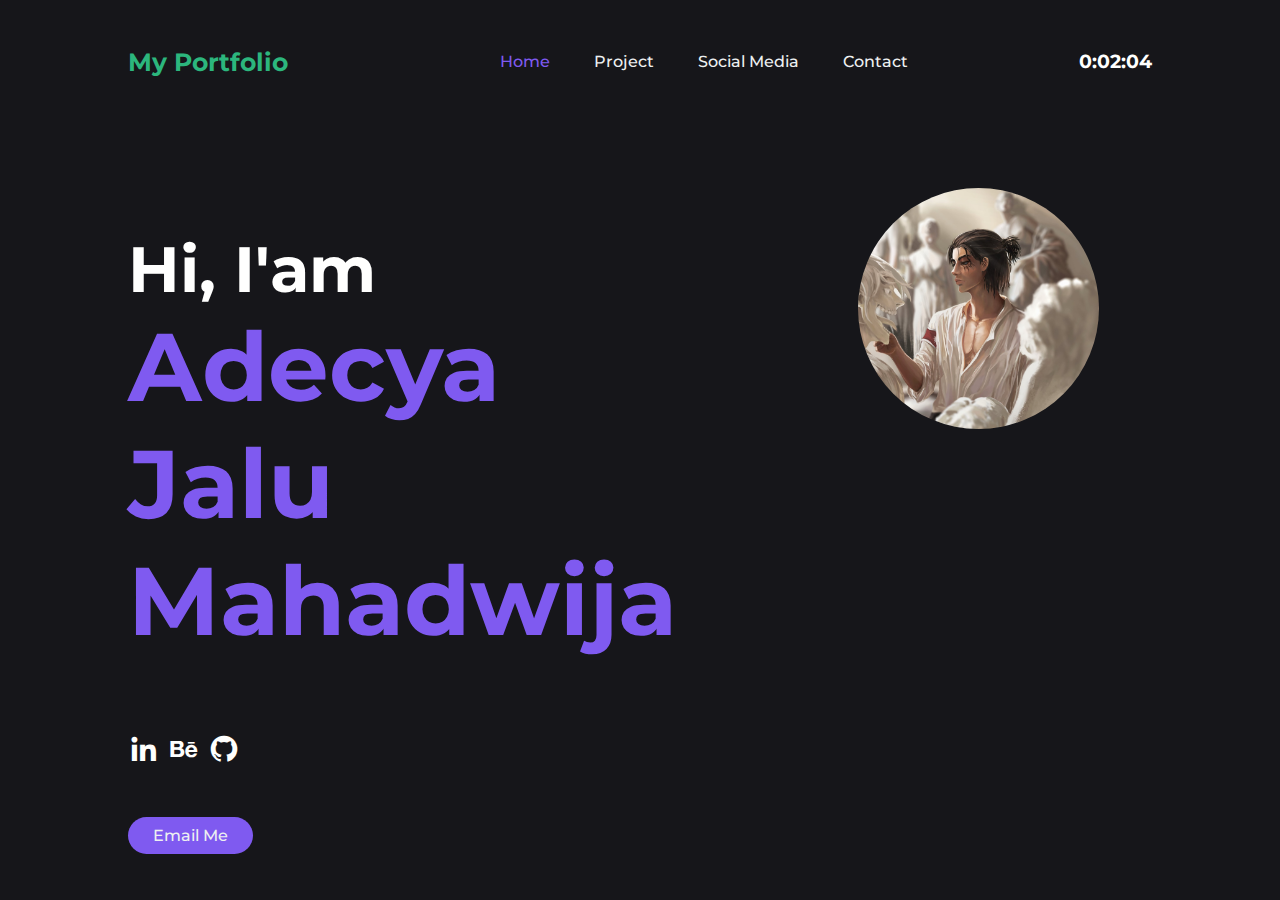
<file: index.html>
<!DOCTYPE html>
<html lang="en">

<head>
    <meta charset="UTF-8">
    <meta http-equiv="X-UA-Compatible" content="IE=edge">
    <meta name="viewport" content="width=device-width, initial-scale=1.0">
    <title>My Portfolio</title>
    <link rel="stylesheet" href="style.css">
    <script src="script.js"></script>
    <link href='https://cdn.jsdelivr.net/npm/boxicons@2.0.5/css/boxicons.min.css' rel='stylesheet'>
</head>

<body onload="startTime()">
    <header>
        <h1 class="title">My Portfolio</h1>

        <nav>
            <ul class="nav__links">
                <li class="active"><a href="index.html">Home</a></li>
                <li><a href="project.html">Project</a></li>
                <li><a href="social.html">Social Media</a></li>
                <li><a href="contact.html">Contact</a></li>
            </ul>
        </nav>
        <h3 id="txt"></h3>
    </header>

    <section>
        <div class="home horizontal">
            <div>
                <div class="">
                    <h1>Hi, I'am <br><span class="home_title">Adecya Jalu Mahadwija</span>
                    </h1>
                </div>

                <div style="padding-top: 30px;">
                    <a href="" class="home__social-icon"><i class='bx bxl-linkedin'></i></a>
                    <a href="" class="home__social-icon"><i class='bx bxl-behance'></i></a>
                    <a href="" class="home__social-icon"><i class='bx bxl-github'></i></a>
                </div>
                <br>
                <a class="cta" href="email.html"><button>Email Me</button></a>
            </div>
            <div>
                <img src="image/pp.jpg" alt="" class="profile_picture">

            </div>
        </div>
    </section>

</body>

</html>
</file>
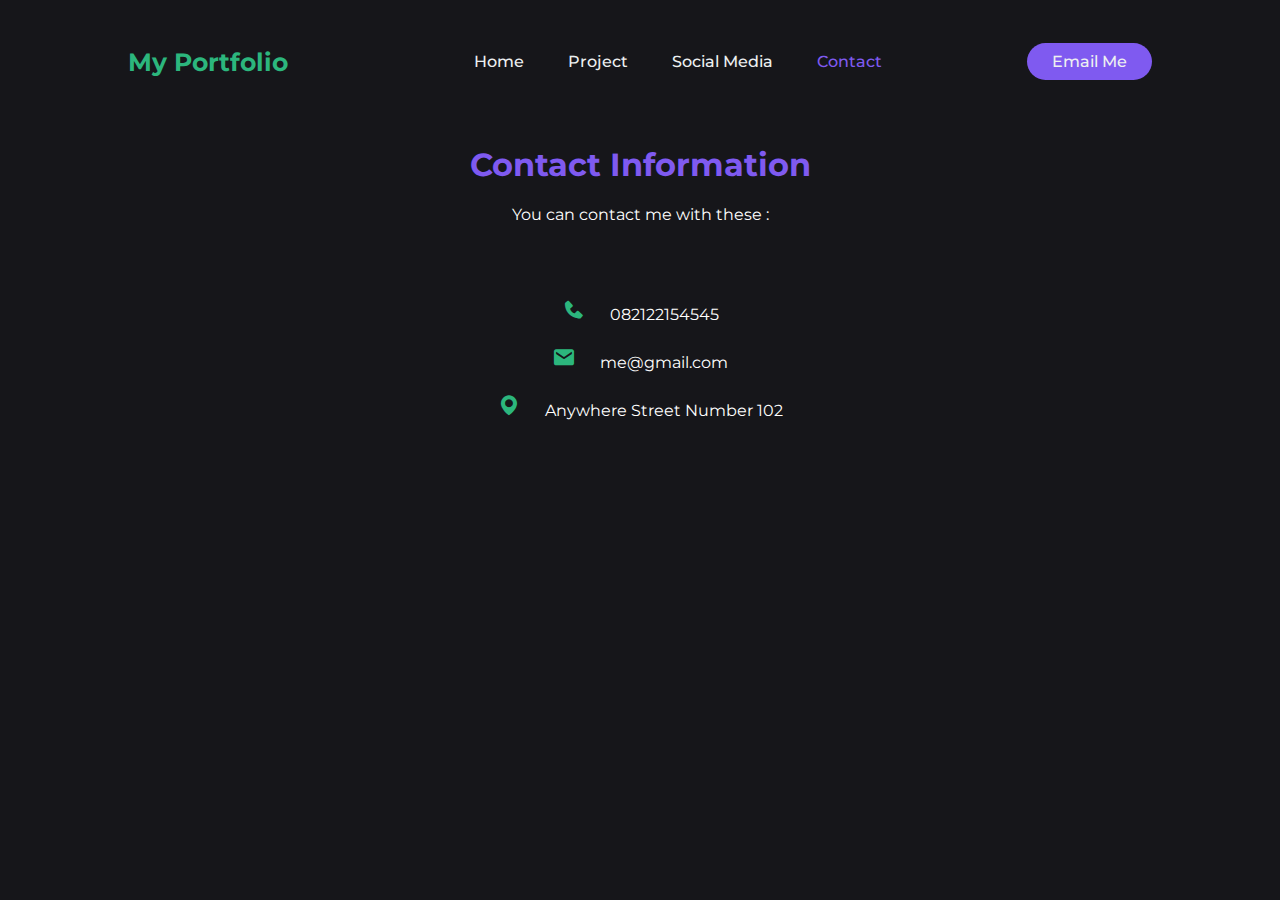
<file: contact.html>
<!DOCTYPE html>
<html lang="en">

<head>
    <meta charset="UTF-8">
    <meta http-equiv="X-UA-Compatible" content="IE=edge">
    <meta name="viewport" content="width=device-width, initial-scale=1.0">
    <title>Contact</title>
    <script src="script.js"></script>
    <link rel="stylesheet" href="style.css">
    <link href='https://cdn.jsdelivr.net/npm/boxicons@2.0.5/css/boxicons.min.css' rel='stylesheet'>
</head>

<body>
    <header>
        <h1 class="title">My Portfolio</h1>
        <nav>
            <ul class="nav__links">
                <li><a href="index.html">Home</a></li>
                <li><a href="project.html">Project</a></li>
                <li><a href="social.html">Social Media</a></li>
                <li class="active"><a href="contact.html">Contact</a></li>
            </ul>
        </nav>
        <a class="cta" href="email.html"><button>Email Me</button></a>
    </header>
    <center>
        <div>
            <h1 style="color: #7f5af0;">Contact Information</h1>
            <p>You can contact me with these :</p>
        </div>
        <br>
        <br>
        <br>
        <div>
            <a href="" class="contact-icon"><i class='bx bxs-phone'></i></a> 082122154545
            <br>
            <br>
            <a href="" class="contact-icon"><i class='bx bxs-envelope'></i></a> me@gmail.com
            <br>
            <br>
            <a href="" class="contact-icon"><i class='bx bxs-map'></i></a> Anywhere Street Number 102
        </div>
    </center>

</body>

</html>
</file>
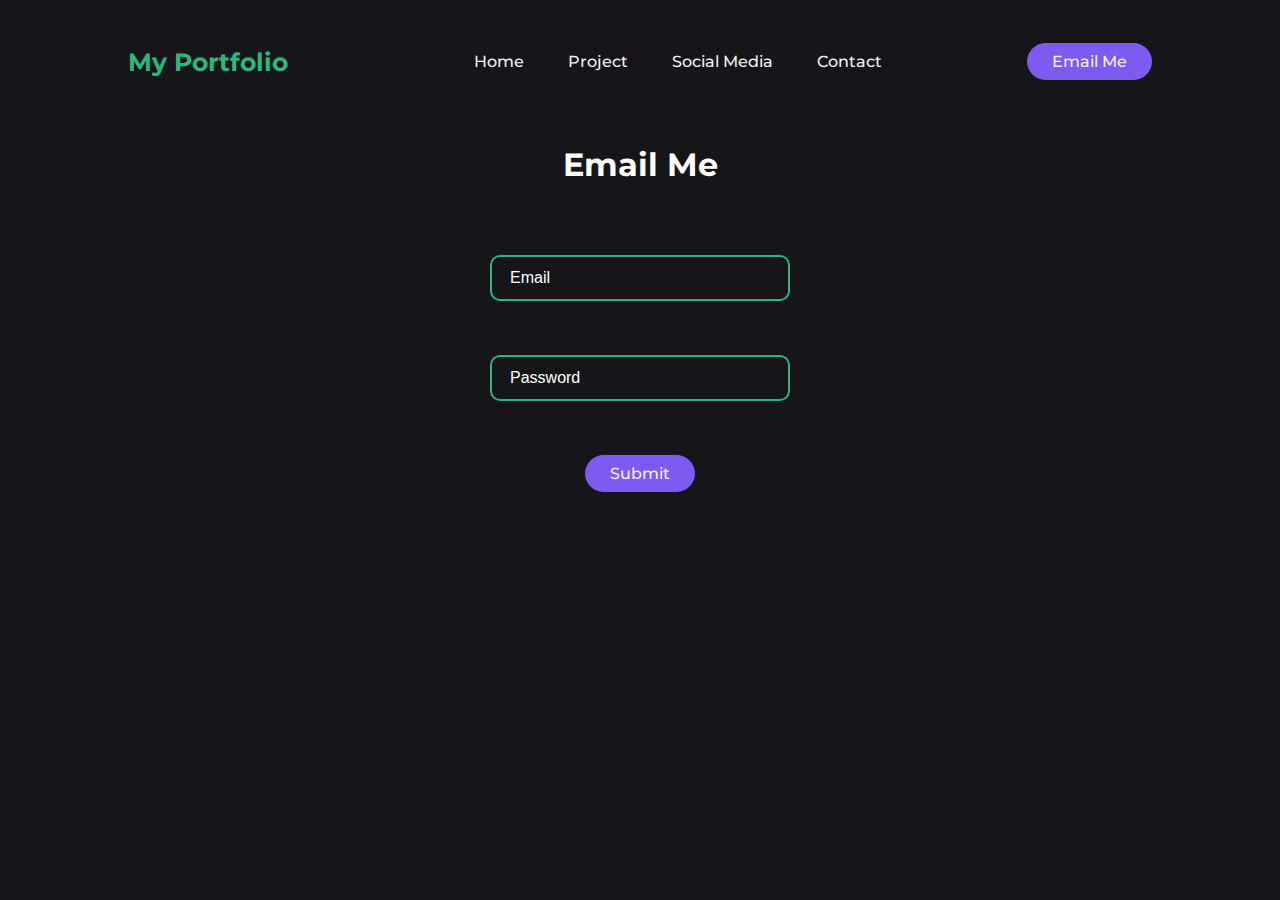
<file: email.html>
<!DOCTYPE html>
<html lang="en">

<head>
    <meta charset="UTF-8">
    <meta http-equiv="X-UA-Compatible" content="IE=edge">
    <meta name="viewport" content="width=device-width, initial-scale=1.0">
    <title>Email</title>
    <script src="script.js"></script>
    <link rel="stylesheet" href="style.css">
</head>

<body>
    <header>
        <h1 class="title">My Portfolio</h1>
        <nav>
            <ul class="nav__links">
                <li><a href="index.html">Home</a></li>
                <li><a href="project.html">Project</a></li>
                <li><a href="social.html">Social Media</a></li>
                <li><a href="contact.html">Contact</a></li>
            </ul>
        </nav>
        <a class="cta" href="email.html"><button>Email Me</button></a>
    </header>
    <center>
        <h1>Email Me</h1>
        <div class="center">
            <form>
                <div class="inputbox">
                    <input type="text" required="required">
                    <span>Email</span>
                </div>
                <div class="inputbox">
                    <input type="text" required="required">
                    <span>Password</span>
                </div>
                <div>
                    <a class="cta" href=""><button>Submit</button></a>
                </div>
            </form>
        </div>
    </center>


</body>

</html>
</file>
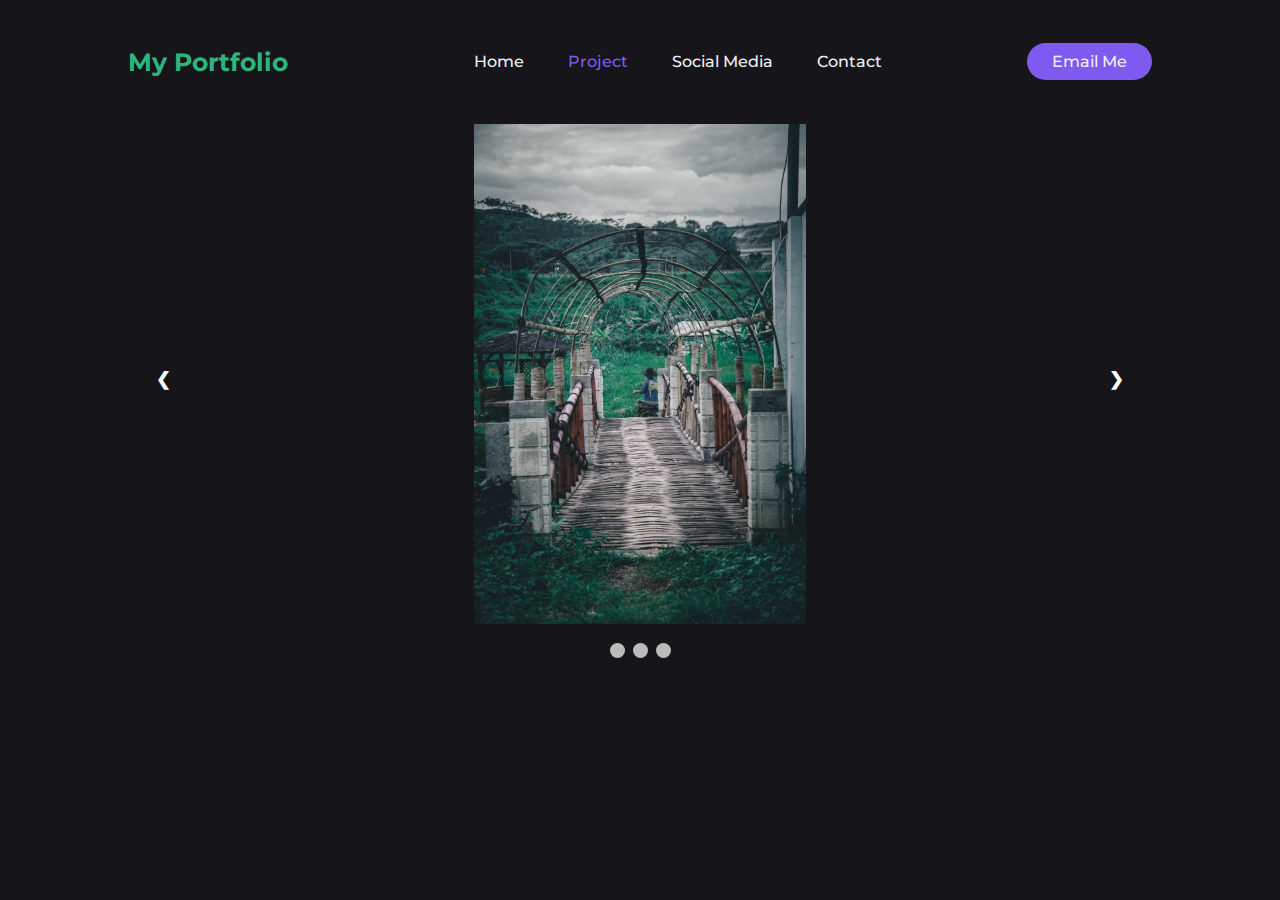
<file: project.html>
<!DOCTYPE html>
<html lang="en">

<head>
    <meta charset="UTF-8">
    <meta http-equiv="X-UA-Compatible" content="IE=edge">
    <meta name="viewport" content="width=device-width, initial-scale=1.0">
    <title>Project</title>
    <script src="script.js"></script>
    <link rel="stylesheet" href="style.css">
</head>

<body>
    <header>
        <h1 class="title">My Portfolio</h1>
        <nav>
            <ul class="nav__links">
                <li><a href="index.html">Home</a></li>
                <li class="active"><a href="project.html">Project</a></li>
                <li><a href="social.html">Social Media</a></li>
                <li><a href="contact.html">Contact</a></li>
            </ul>
        </nav>
        <a class="cta" href="email.html"><button>Email Me</button></a>
    </header>
    <div class="slideshow-container">
        <center>
            <!-- Full-width images with number and caption text -->
            <div class="mySlides fade">
                <img src="image/img1.jpg" style="height: 500px;">
            </div>

            <div class="mySlides fade">
                <img src="image/img2.jpg" style="height: 500px;">
            </div>

            <div class="mySlides fade">
                <img src="image/img3.jpg" style="height: 500px;">
            </div>
        </center>


        <!-- Next and previous buttons -->
        <a class="prev" onclick="plusSlides(-1)" id="watchButton">&#10094;</a>
        <a class="next" onclick="plusSlides(1)">&#10095;</a>
    </div>
    <br>

    <!-- The dots/circles -->
    <div style="text-align:center">
        <span class="dot" onclick="currentSlide(1)"></span>
        <span class="dot" onclick="currentSlide(2)"></span>
        <span class="dot" onclick="currentSlide(3)"></span>
    </div>

</body>
<script>document.getElementById("watchButton").click();</script>

</html>
</file>
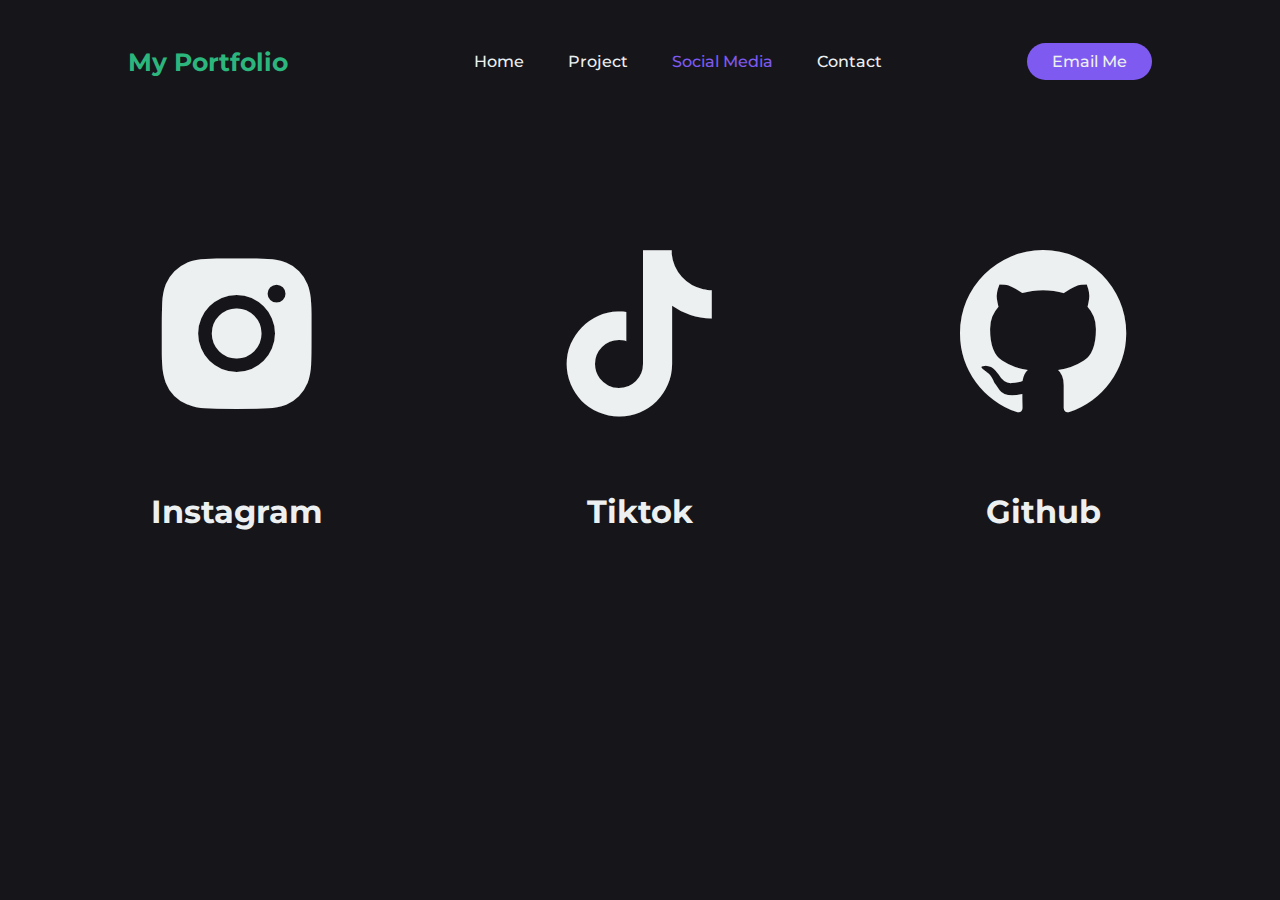
<file: social.html>
<!DOCTYPE html>
<html lang="en">

<head>
    <meta charset="UTF-8">
    <meta http-equiv="X-UA-Compatible" content="IE=edge">
    <meta name="viewport" content="width=device-width, initial-scale=1.0">
    <title>Social Media</title>
    <script src="script.js"></script>
    <link rel="stylesheet" href="style.css">
    <link href='https://unpkg.com/boxicons@2.1.4/css/boxicons.min.css' rel='stylesheet'>
</head>

<body>
    <header>
        <h1 class="title">My Portfolio</h1>
        <nav>
            <ul class="nav__links">
                <li><a href="index.html">Home</a></li>
                <li><a href="project.html">Project</a></li>
                <li class="active"><a href="social.html">Social Media</a></li>
                <li><a href="contact.html">Contact</a></li>
            </ul>
        </nav>
        <a class="cta" href="email.html"><button>Email Me</button></a>
    </header>

    <center>
        <table class="table_sosmed" style="padding-top: 100px;">
            <tr>
                <td align="center">
                    <a href="https://www.instagram.com/jaludwija37/" class="icon_sosmed" target="_blank">
                        <i class='bx bxl-instagram-alt'>
                        </i>
                    </a>
                    <a href="https://www.instagram.com/jaludwija37/" class="icon_sosmed_text" target="_blank">
                        <h1>Instagram</h1>
                    </a>

                </td>

                <td align="center" style="padding-left: 200px;">
                    <a href="https://www.tiktok.com/@pecelafrika" class="icon_sosmed" target="_blank">
                        <i class='bx bxl-tiktok'></i>
                    </a>
                    <a href="https://www.tiktok.com/@pecelafrika" class="icon_sosmed_text" target="_blank">
                        <h1>Tiktok</h1>
                    </a>

                </td>
                <td align="center" style="padding-left: 200px;">
                    <a href="https://github.com/JaluDwija37" class="icon_sosmed" target="_blank">
                        <i class='bx bxl-github'></i>
                    </a>
                    <a href="https://github.com/JaluDwija37" class="icon_sosmed_text" target="_blank">
                        <h1>Github</h1>
                    </a>

                </td>
            </tr>
        </table>
    </center>
</body>


</html>
</file>
<file: style.css>
@import url('https://fonts.googleapis.com/css2?family=Montserrat&display=swap');

/* background */
body {
    font-family: "Montserrat", sans-serif;
    margin: 0;
    padding: 0;
    color: #fffffe;
    box-sizing: border-box;
    margin: 0;
    padding: 0;
    background-color: #16161a;
    transition: all 0.3s ease 0s;
}

.logo {
    cursor: pointer;
    margin-right: auto;
}

.title {
    font-family: "Montserrat", sans-serif;
    font-weight: bold;
    font-size: 25px;
    color: #2cb67d;
    text-decoration: none;
}

.title:hover {
    color: #7f5af0;
}

li,
a,
button {
    font-family: "Montserrat", sans-serif;
    font-weight: 500;
    font-size: 16px;
    color: #edf0f1;
    text-decoration: none;
}

header {
    display: flex;
    justify-content: space-between;
    /* justify-content: flex-end; */
    align-items: center;
    padding: 30px 10%;
}

.nav__links {
    list-style: none;
}

.nav__links li {
    display: inline-block;
    padding: 0px 20px;
}

.nav__links li a {
    transition: all 0.3s ease 0s;
}

.nav__links li a:hover {
    color: #7f5af0;
}

.nav__links>.active>a {
    color: #7f5af0;
}


button {
    padding: 9px 25px;
    background-color: #7f5af0;
    border: none;
    border-radius: 50px;
    cursor: pointer;
    transition: all 0.3s ease 0s;
}

button:hover {
    background-color: #fffffe;
    color: #7f5af0;
}

img {
    max-width: 100%;
    height: auto;
    display: block;
}

.horizontal {
    display: flex;
    flex-direction: row;
}

/*===== HOME =====*/
.home {
    margin-top: 5%;
    color: #fffffe;
    margin-left: 10%;
    font-size: 200%;
}

.home_title {
    width: 500px;
    font-size: 150%;
    color: #7f5af0;
}

.home__social-icon {
    width: 30px;
    font-size: 100%;
    color: #fffffe;
    transition: all 0.3s ease 0s;
}

.home__social-icon:hover {
    color: #2cb67d;
    font-size: 150%;
    transition: all 0.3s ease 0s;
}

.profile_picture {
    margin-right: 30%;
    float: right;
    border-radius: 50%;
    width: 40%;
    transition: all 0.3s ease 0s;
}

.profile_picture:hover {
    border-radius: 20%;
    transition: all 0.3s ease 0s;
}

/* ====== Social Media ====== */
.table-sosmed {
    width: 100%;
}

.icon_sosmed {
    font-size: 200px;
}

.icon_sosmed:hover {
    color: #7f5af0;
    transition: all 0.3s ease 0s;
}

.icon_sosmed_text:hover {
    color: #7f5af0;
    transition: all 0.3s ease 0s;
}

/* Style Image Slideshow */
* {
    box-sizing: border-box
}

/* Slideshow container */
.slideshow-container {
    max-width: 1000px;
    position: relative;
    margin: auto;
}

/* Hide the images by default */
.mySlides {
    display: none;
}

/* Next & previous buttons */
.prev,
.next {
    cursor: pointer;
    position: absolute;
    top: 50%;
    width: auto;
    margin-top: -22px;
    padding: 16px;
    color: white;
    font-weight: bold;
    font-size: 18px;
    transition: 0.6s ease;
    border-radius: 0 3px 3px 0;
    user-select: none;
}

/* Position the "next button" to the right */
.next {
    right: 0;
    border-radius: 3px 0 0 3px;
}

/* On hover, add a black background color with a little bit see-through */
.prev:hover,
.next:hover {
    background-color: rgba(0, 0, 0, 0.8);
}

/* Caption text */
.text {
    color: #f2f2f2;
    font-size: 15px;
    padding: 8px 12px;
    position: absolute;
    bottom: 8px;
    width: 100%;
    text-align: center;
}

/* Number text (1/3 etc) */
.numbertext {
    color: #f2f2f2;
    font-size: 12px;
    padding: 8px 12px;
    position: absolute;
    top: 0;
}

/* The dots/bullets/indicators */
.dot {
    cursor: pointer;
    height: 15px;
    width: 15px;
    margin: 0 2px;
    background-color: #bbb;
    border-radius: 50%;
    display: inline-block;
    transition: background-color 0.6s ease;
}

.dot:hover {
    background-color: #717171;
}

/* Fading animation */
.fade {
    animation-name: fade;
    animation-duration: 1.5s;
}

@keyframes fade {
    from {
        opacity: .4
    }

    to {
        opacity: 1
    }
}

/* Contact Page */

.contact-icon {
    width: 30px;
    font-size: 150%;
    color: #2cb67d;
    transition: all 0.3s ease 0s;
    margin-right: 20px;
}

/* Email Page */
.center {
    position: relative;
    padding: 50px 50px;
    /* background: #fff; */
    border-radius: 10px;
}

.center h1 {
    font-size: 2em;
    border-left: 5px solid dodgerblue;
    padding: 10px;
    color: #000;
    letter-spacing: 5px;
    margin-bottom: 60px;
    font-weight: bold;
    padding-left: 10px;
}

.center .inputbox {
    position: relative;
    width: 300px;
    height: 50px;
    margin-bottom: 50px;
}

.center .inputbox input {
    position: absolute;
    top: 0;
    left: 0;
    width: 100%;
    border: 2px solid #2cb67d;
    outline: none;
    background: none;
    padding: 10px;
    border-radius: 10px;
    font-size: 1.2em;
}

.center .inputbox:last-child {
    margin-bottom: 0;
}

.center .inputbox span {
    position: absolute;
    top: 14px;
    left: 20px;
    font-size: 1em;
    transition: 0.6s;
    font-family: sans-serif;
}

.center .inputbox input:focus~span,
.center .inputbox input:valid~span {
    transform: translateX(-13px) translateY(-35px);
    font-size: 1em;
}

.center .inputbox [type="button"] {
    width: 50%;
    background: dodgerblue;
    color: #fff;
    border: #fff;
}

.center .inputbox:hover [type="button"] {
    background: linear-gradient(45deg, greenyellow, dodgerblue);
}
</file>
